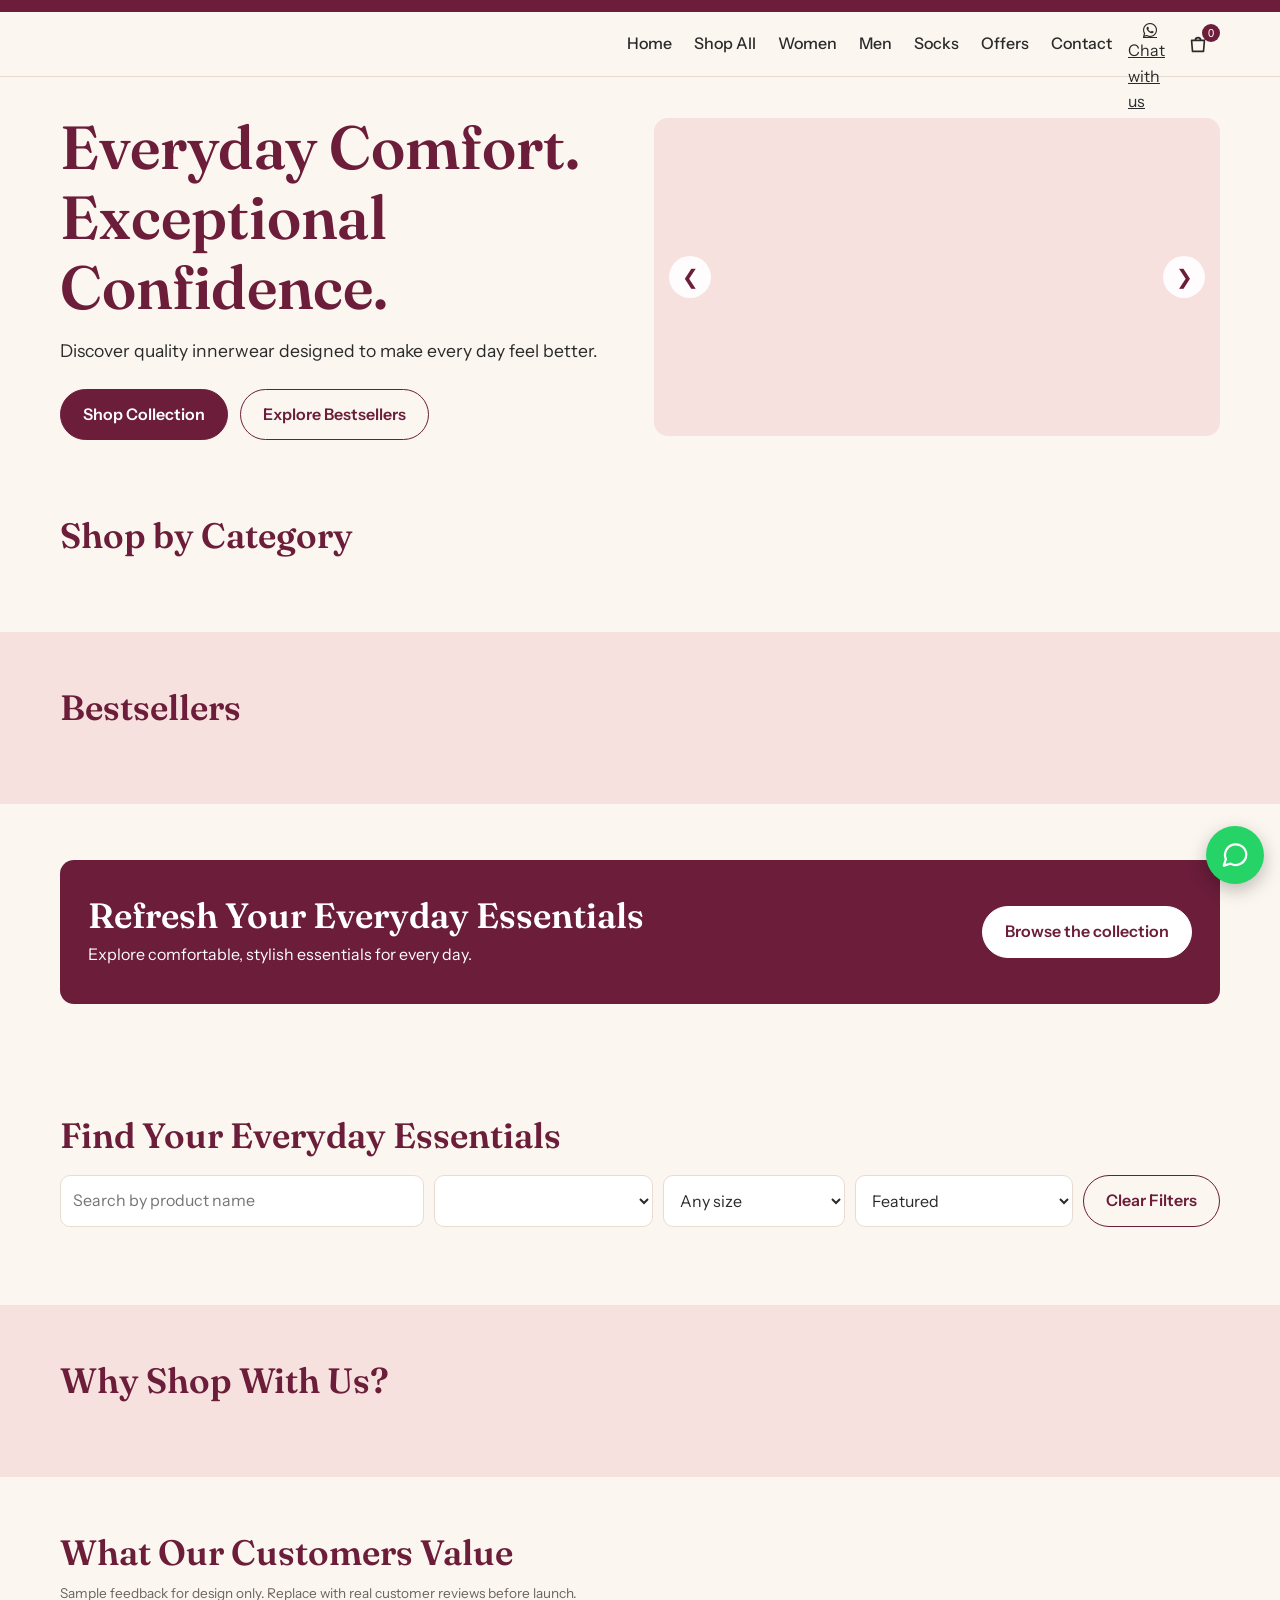
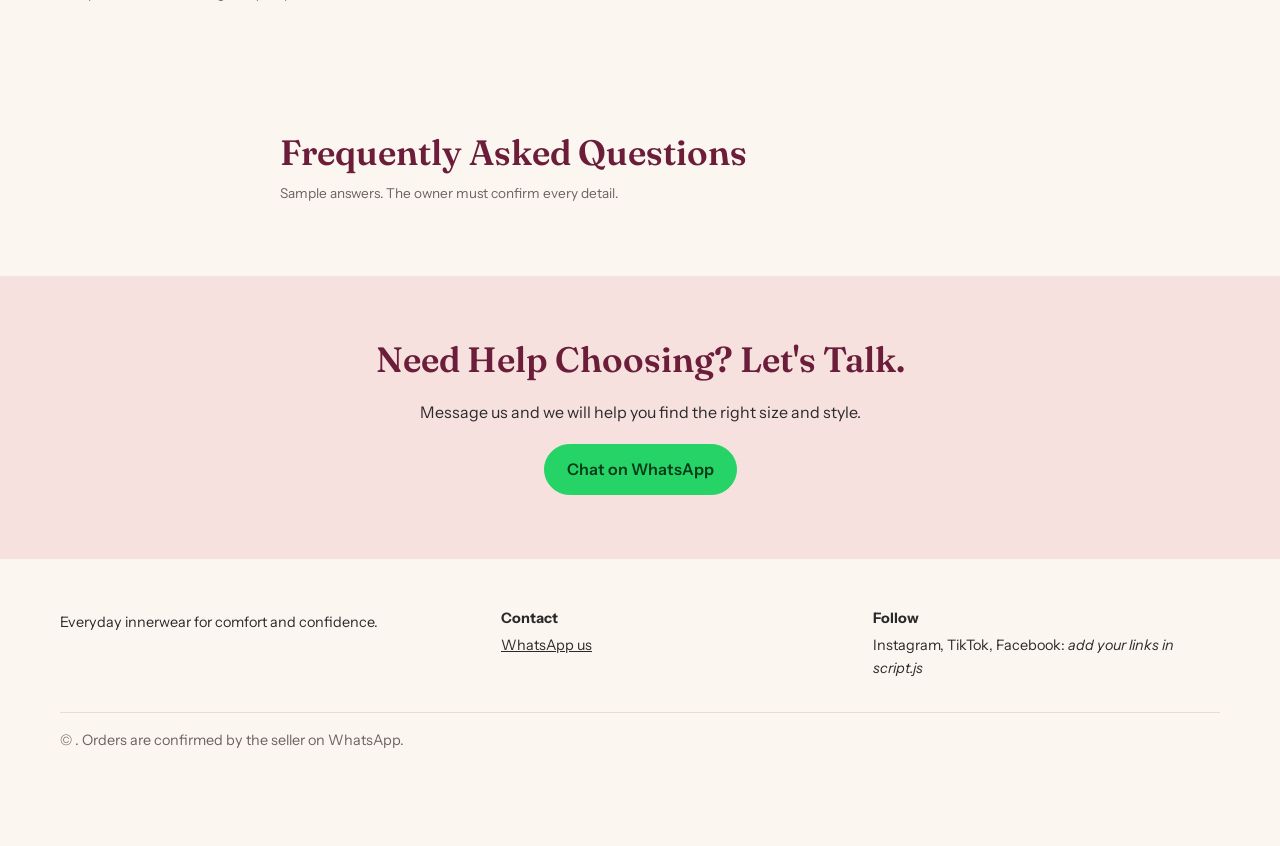
<file: index.html>
<!DOCTYPE html>
<html lang="en">
<head>
<meta charset="utf-8">
<meta name="viewport" content="width=device-width, initial-scale=1">
<title>CozyMax Intimates | Bras, Briefs, Boxers, Vests &amp; Socks in Kenya</title>
<meta name="description" content="Everyday innerwear for women and men: bras, panties, lingerie sets, boxers, vests and socks. Order easily via WhatsApp.">
<meta property="og:title" content="Blush &amp; Basics | Everyday Innerwear">
<meta property="og:description" content="Quality comfort, everyday confidence. Order via WhatsApp.">
<meta property="og:type" content="website">
<link rel="icon" href="data:image/svg+xml,%3Csvg xmlns='http://www.w3.org/2000/svg' viewBox='0 0 32 32'%3E%3Crect width='32' height='32' rx='8' fill='%236b1d3a'/%3E%3Ctext x='16' y='22' font-size='18' text-anchor='middle' fill='%23fff'%3EC%3C/text%3E%3C/svg%3E">
<link rel="preconnect" href="https://fonts.googleapis.com"><link rel="preconnect" href="https://fonts.gstatic.com" crossorigin>
<link href="https://fonts.googleapis.com/css2?family=Fraunces:opsz,wght@9..144,500;9..144,600&family=Instrument+Sans:wght@400;500;600&display=swap" rel="stylesheet">
<link rel="stylesheet" href="style.css">
<link
    rel="stylesheet"
    href="https://cdnjs.cloudflare.com/ajax/libs/font-awesome/6.7.2/css/all.min.css"
>
</head>
<body>
<div class="announce" id="announce"></div>
<header class="site-header">
  <div class="wrap bar">
    <button class="icon-btn menu-btn" id="menuBtn" aria-label="Open menu" aria-expanded="false"><svg viewBox="0 0 24 24"><path d="M4 7h16M4 12h16M4 17h16"/></svg></button>
    <a href="#home" class="logo" data-brand></a>
    <nav id="nav" aria-label="Main">
      <a href="#home">Home</a><a href="#shop" data-group="all">Shop All</a><a href="#shop" data-group="women">Women</a><a href="#shop" data-group="men">Men</a><a href="#shop" data-group="socks">Socks</a><a href="#shop" data-group="offers">Offers</a><a href="#contact">Contact</a>
    </nav>
    <div class="actions">
      <a class="icon-btn" data-wa href="https://wa.me/254705299563" target="_blank" rel="noopener" aria-label="Chat with us on WhatsApp"><i class="fab fa-whatsapp"></i><span>Chat with us</span></a>
      <button class="icon-btn" id="cartBtn" aria-label="Open shopping bag"><svg viewBox="0 0 24 24"><path d="M5 8h14l-1 12H6zM9 8a3 3 0 0 1 6 0"/></svg><span class="count" id="count">0</span></button>
    </div>
  </div>
</header>
<main id="home">
  <section class="hero wrap">
    <div class="hero-text">
      <h1>Everyday Comfort. Exceptional Confidence.</h1>
      <p>Discover quality innerwear designed to make every day feel better.</p>
      <div class="btns"><a class="btn" href="#shop" data-group="all">Shop Collection</a><a class="btn ghost" href="#bestsellers">Explore Bestsellers</a></div>
    </div>

<div class="hero-img" id="heroImg" aria-label="Blush & Basics innerwear collection">
  <div class="hero-slide active" id="heroSlide1"></div>
  <div class="hero-slide" id="heroSlide2"></div>

  <button class="hero-arrow hero-prev" id="heroPrev" aria-label="Previous image">
    &#10094;
  </button>

  <button class="hero-arrow hero-next" id="heroNext" aria-label="Next image">
    &#10095;
  </button>

  <div class="hero-dots" id="heroDots"></div>
</div>

  </section>
  <section class="wrap sec" id="categories"><h2>Shop by Category</h2><div class="cat-grid" id="catGrid"></div></section>
  <section class="band sec" id="bestsellers"><div class="wrap"><h2>Bestsellers</h2><div class="grid" id="bestGrid"></div></div></section>
  <section class="promo wrap"><div><h2>Refresh Your Everyday Essentials</h2><p>Explore comfortable, stylish essentials for every day.</p></div><a class="btn light" href="#shop" data-group="all">Browse the collection</a></section>
  <section class="wrap sec" id="shop">
    <h2>Find Your Everyday Essentials</h2>
    
    <div class="filters">
      <label class="sr" for="q">Search products</label><input id="q" type="search" placeholder="Search by product name">
      <label class="sr" for="cat">Category</label><select id="cat"></select>
      <label class="sr" for="size">Size</label><select id="size"><option value="">Any size</option></select>
      <label class="sr" for="sort">Sort</label><select id="sort"><option value="featured">Featured</option><option value="new">Newest</option><option value="lo">Price: low to high</option><option value="hi">Price: high to low</option></select>
      <button class="btn ghost" id="clear">Clear Filters</button>
    </div>
    <div class="grid" id="grid" aria-live="polite"></div>
    <p class="empty" id="empty" hidden>No products match your search. Try a different name or clear the filters.</p>
  </section>
  <section class="band sec"><div class="wrap"><h2>Why Shop With Us?</h2><div class="trust" id="trust"></div></div></section>
  <section class="wrap sec"><h2>What Our Customers Value</h2><p class="note">Sample feedback for design only. Replace with real customer reviews before launch.</p><div class="reviews" id="reviews"></div></section>
  <section class="wrap sec narrow"><h2>Frequently Asked Questions</h2><p class="note">Sample answers. The owner must confirm every detail.</p><div id="faq"></div></section>
  <section class="cta" id="contact"><div class="wrap"><h2>Need Help Choosing? Let's Talk.</h2><p>Message us and we will help you find the right size and style.</p><a class="btn light" data-wa href="#" target="_blank" rel="noopener">Chat on WhatsApp</a></div></section>
</main>
<footer class="wrap foot">
  <div><a href="#home" class="logo" data-brand></a><p>Everyday innerwear for comfort and confidence.</p></div>
  <div><strong>Contact</strong><p id="fPhone"></p><p id="fMail"></p><p id="fLoc"></p><a data-wa href="#" target="_blank" rel="noopener">WhatsApp us</a></div>
  <div><strong>Follow</strong><p>Instagram, TikTok, Facebook: <em>add your links in script.js</em></p><div id="social"></div></div>
  <p class="copy">&copy; <span id="yr"></span> <span data-brand></span>. Orders are confirmed by the seller on WhatsApp.</p>
</footer>
<a class="wa-float" data-wa href="#" target="_blank" rel="noopener" aria-label="Chat with us on WhatsApp"><svg viewBox="0 0 24 24"><path d="M21 11.5a8.5 8.5 0 0 1-12.6 7.4L3 20.5l1.7-5.2A8.5 8.5 0 1 1 21 11.5z"/></svg><span class="tip">Order via WhatsApp</span></a>
<div class="scrim" id="scrim" hidden></div>
<aside class="drawer" id="drawer" aria-label="Shopping bag" aria-hidden="true">
  <div class="d-head"><h2>Your Bag</h2><button class="icon-btn" id="closeCart" aria-label="Close bag"><svg viewBox="0 0 24 24"><path d="M6 6l12 12M18 6L6 18"/></svg></button></div>
  <div class="d-body" id="cartItems"></div>
  <div class="d-foot"><div class="total"><span>Estimated total</span><strong id="total"></strong></div>
    <button class="btn wa" id="orderWa">Order via WhatsApp</button>
    <div class="row"><button class="btn ghost" id="continue">Continue shopping</button><button class="btn ghost" id="clearCart">Clear bag</button></div>
    <p class="note">Nothing is ordered until you send the message and the seller confirms.</p></div>
</aside>
<div class="toast" id="toast" role="status"></div>
<script type="module" src="script.js"></script>
</body>
</html>
</file>
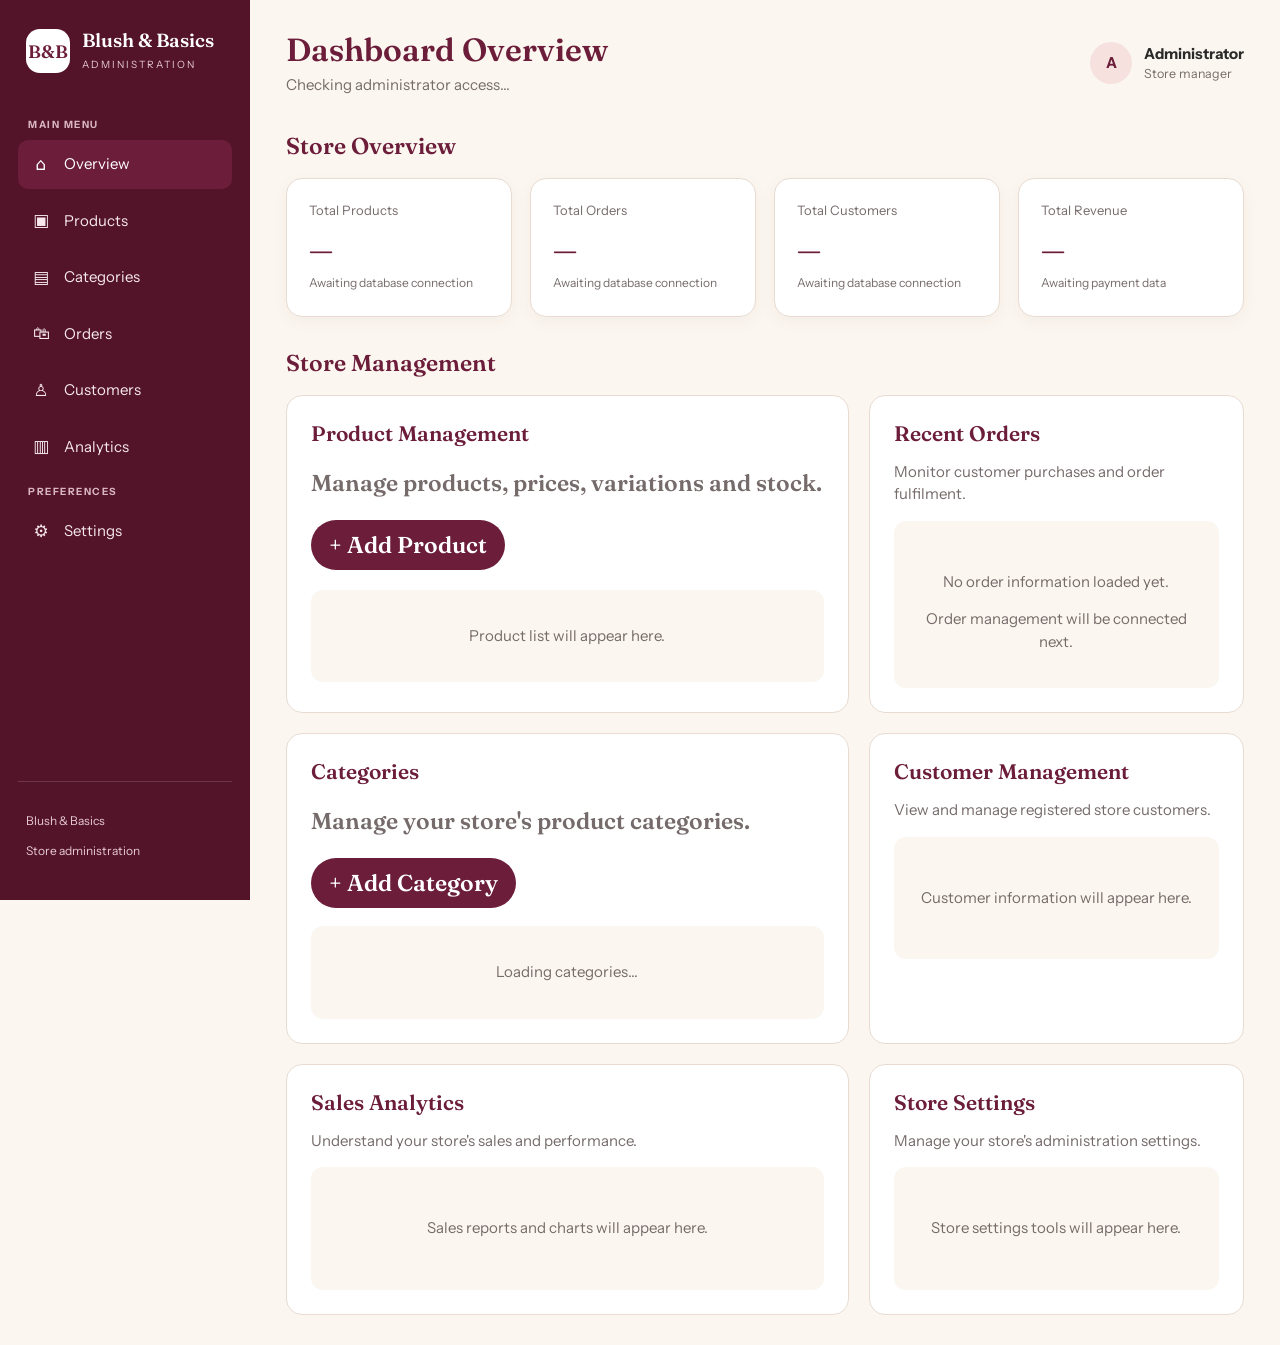
<file: admin/dashboard.html>
<!DOCTYPE html>
<html lang="en">
<head>
  <meta charset="UTF-8">
  <meta name="viewport" content="width=device-width, initial-scale=1.0">
  <meta name="robots" content="noindex, nofollow">

  <title>Admin Dashboard | Blush &amp; Basics</title>

  <link rel="preconnect" href="https://fonts.googleapis.com">
  <link rel="preconnect" href="https://fonts.gstatic.com" crossorigin>

  <link href="https://fonts.googleapis.com/css2?family=Fraunces:opsz,wght@9..144,500;9..144,600&family=Instrument+Sans:wght@400;500;600;700&display=swap" rel="stylesheet">

  <link rel="stylesheet" href="dashboard.css">
  <script type="module" src="dashboard.js"></script>
</head>

<body>

<div class="admin-layout">

  <!-- SIDEBAR -->
  <aside class="sidebar">

    <div class="sidebar-brand">
      <div class="sidebar-logo">B&amp;B</div>
      <div>
        <h2>Blush &amp; Basics</h2>
        <small>ADMINISTRATION</small>
      </div>
    </div>

    <div class="nav-label">MAIN MENU</div>

    <nav class="sidebar-nav">
      <a href="#overview" class="nav-link active">
        <span class="nav-icon">⌂</span>
        <span class="nav-text">Overview</span>
      </a>

      <a href="#products" class="nav-link">
        <span class="nav-icon">▣</span>
        <span class="nav-text">Products</span>
      </a>

      <a href="#categories" class="nav-link">
        <span class="nav-icon">▤</span>
        <span class="nav-text">Categories</span>
      </a>

      <a href="#orders" class="nav-link">
        <span class="nav-icon">🛍</span>
        <span class="nav-text">Orders</span>
      </a>

      <a href="#customers" class="nav-link">
        <span class="nav-icon">♙</span>
        <span class="nav-text">Customers</span>
      </a>

      <a href="#analytics" class="nav-link">
        <span class="nav-icon">▥</span>
        <span class="nav-text">Analytics</span>
      </a>
    </nav>

    <div class="nav-label">PREFERENCES</div>

    <nav class="sidebar-nav">
      <a href="#settings" class="nav-link">
        <span class="nav-icon">⚙</span>
        <span class="nav-text">Settings</span>
      </a>
    </nav>

    <div class="sidebar-footer">
      <p>Blush &amp; Basics</p>
      <p>Store administration</p>
      <button class="logout-btn" id="logoutBtn" type="button" hidden>
        Sign out
      </button>
    </div>

  </aside>

  <!-- MAIN CONTENT -->
  <main class="main-content">

    <header class="topbar">

      <div class="page-heading">
        <h1>Dashboard Overview</h1>
        <p id="status">Checking administrator access...</p>
      </div>

      <div class="admin-profile">
        <div class="profile-avatar">A</div>
        <div class="profile-info">
          <strong>Administrator</strong>
          <small>Store manager</small>
        </div>
      </div>

    </header>

    <!-- OVERVIEW -->
    <section id="overview">

      <h2 class="section-heading">Store Overview</h2>

      <div class="stats-grid">

        <article class="stat-card">
          <p>Total Products</p>
          <h3>—</h3>
          <span class="stat-note">Awaiting database connection</span>
        </article>

        <article class="stat-card">
          <p>Total Orders</p>
          <h3>—</h3>
          <span class="stat-note">Awaiting database connection</span>
        </article>

        <article class="stat-card">
          <p>Total Customers</p>
          <h3>—</h3>
          <span class="stat-note">Awaiting database connection</span>
        </article>

        <article class="stat-card">
          <p>Total Revenue</p>
          <h3>—</h3>
          <span class="stat-note">Awaiting payment data</span>
        </article>

      </div>

    </section>

    <!-- MANAGEMENT PANELS -->
    <h2 class="section-heading">Store Management</h2>

    <div class="dashboard-grid">

    <section class="panel" id="products">

      <div class="section-heading">
        <div>
          <h2>Product Management</h2>
          <p>Manage products, prices, variations and stock.</p>
        </div>

        <button type="button" class="primary-btn" id="showProductForm">
          + Add Product
        </button>
      </div>

      <form id="productForm" class="category-form" hidden>

        <h3 id="productFormTitle">Add a New Product</h3>

        <label for="productName">Product Name</label>
        <input type="text" id="productName" required>

        <label for="productCategory">Category</label>
        <select id="productCategory" required>
          <option value="">Select category</option>
        </select>

        <label for="productGender">Gender</label>
        <select id="productGender" required>
          <option value="all">All</option>
          <option value="women">Women</option>
          <option value="men">Men</option>
        </select>

        <label for="productDescription">Description</label>
        <textarea id="productDescription" rows="4"></textarea>

        <label for="productPrice">Price (KSh)</label>
        <input type="number" id="productPrice" min="0" step="0.01" required>

        <label for="productComparePrice">Compare-at Price (KSh)</label>
        <input type="number" id="productComparePrice" min="0" step="0.01">

        <label for="productStock">Available Stock (Quantity)</label>
        <input
          type="number"
          id="productStock"
          min="0"
          step="1"
          value="0"
          required
        >
        <small>Enter the number of units currently available.</small>

        <label for="productImage">Product Images</label>
        <input
          type="file"
          id="productImage"
          accept="image/jpeg,image/png,image/webp"
          multiple
        >
        <small>
          Select multiple images. Accepted formats: JPG, PNG and WEBP.
          Maximum size: 5 MB per image.
          The first uploaded image will be the main product image.
        </small>

        <!-- EXISTING PRODUCT IMAGES -->
        <div id="currentProductImages" class="current-product-images" hidden>

          <h4>Currently Uploaded Images</h4>

          <p class="image-help">
            Remove images you no longer need or choose a new main image.
          </p>

          <div id="productImagePreview" class="product-image-preview">
            <!-- Images will be displayed here by JavaScript -->
          </div>

        </div>

        <label for="productType">Variation Type</label>
        <select id="productType" required>
          <option value="clothing">Clothing sizes</option>
          <option value="bra">Bra / Lingerie set sizes</option>
          <option value="one-size">One size</option>
        </select>

        <div id="braSizeFields" hidden>

          <label for="productBandSizes">Band Sizes</label>
          <select id="productBandSizes" multiple>
            <option>30</option>
            <option>32</option>
            <option>34</option>
            <option>36</option>
            <option>38</option>
            <option>40</option>
            <option>42</option>
            <option>44</option>
            <option>46</option>
            <option>48</option>
            <option>50</option>
            <option>52</option>
            <option>54</option>
          </select>

          <label for="productCupSizes">Cup Sizes</label>
          <select id="productCupSizes" multiple>
            <option>AA</option>
            <option>A</option>
            <option>B</option>
            <option>C</option>
            <option>D</option>
            <option>DD</option>
            <option>E</option>
            <option>F</option>
            <option>G</option>
            <option>H</option>
            <option>I</option>
            <option>J</option>
          </select>

          <small>Hold Ctrl (Windows) while selecting multiple sizes.</small>

        </div>

        <div id="clothingSizeFields">

          <label for="productClothingSizes">Clothing Sizes</label>
          <select id="productClothingSizes" multiple>
            <option>S</option>
            <option>M</option>
            <option>L</option>
            <option>XL</option>
            <option>XXL</option>
            <option>XXXL</option>
          </select>

          <small>Hold Ctrl (Windows) while selecting multiple sizes.</small>

        </div>

        <label for="productColors">Available Colours</label>
        <input
          type="text"
          id="productColors"
          placeholder="Black, White, Pink"
        >

        <label>
          <input type="checkbox" id="productBestSeller">
          Mark as Best Seller
        </label>

        <label>
          <input type="checkbox" id="productActive" checked>
          Active Product
        </label>

        <div class="form-actions">

          <button type="submit" class="primary-btn" id="saveProductBtn">
            Save Product
          </button>

          <button type="button" class="cancel-btn" id="cancelProductForm">
            Cancel
          </button>

        </div>

        <p id="productFormMessage" role="status"></p>

      </form>

      <div id="productList" class="category-list">
        <div class="empty-state">
          Product list will appear here.
        </div>
      </div>

    </section>

      <section class="panel" id="orders">
        <h2>Recent Orders</h2>
        <p>Monitor customer purchases and order fulfilment.</p>

        <div class="empty-state">
          <p>No order information loaded yet.</p>
          <span>Order management will be connected next.</span>
        </div>
      </section>

      
      <section class="panel" id="categories">
        <div class="section-heading">
          <div>
            <h2>Categories</h2>
            <p>Manage your store's product categories.</p>
          </div>

          <button type="button" class="primary-btn" id="showCategoryForm">
            + Add Category
          </button>
        </div>

        <form id="categoryForm" class="category-form" hidden>
          <h3>Add a New Category</h3>

          <label for="categoryName">Category Name</label>
          <input
            type="text"
            id="categoryName"
            placeholder="e.g. Women's Bras"
            required
          >

          <label for="categoryGender">Gender</label>
          <select id="categoryGender" required>
            <option value="all">All</option>
            <option value="women">Women</option>
            <option value="men">Men</option>
          </select>

          <label for="categoryImage">Category Image</label>
          <input
            type="file"
            id="categoryImage"
            accept="image/jpeg,image/png,image/webp"
          >

          <label for="categoryOrder">Display Order</label>
          <input
            type="number"
            id="categoryOrder"
            value="0"
            min="0"
          >

          <div class="form-actions">
            <button type="submit" class="primary-btn" id="saveCategoryBtn">
              Save Category
            </button>

            <button type="button" class="cancel-btn" id="cancelCategoryForm">
              Cancel
            </button>
          </div>

          <p id="categoryFormMessage" role="status"></p>
        </form>

        <div id="categoryList" class="category-list">
          <div class="empty-state">
            Loading categories...
          </div>
        </div>
      </section>


      <section class="panel" id="customers">
        <h2>Customer Management</h2>
        <p>View and manage registered store customers.</p>

        <div class="empty-state">
          <p>Customer information will appear here.</p>
        </div>
      </section>

      <section class="panel" id="analytics">
        <h2>Sales Analytics</h2>
        <p>Understand your store's sales and performance.</p>

        <div class="empty-state">
          <p>Sales reports and charts will appear here.</p>
        </div>
      </section>

      <section class="panel" id="settings">
        <h2>Store Settings</h2>
        <p>Manage your store's administration settings.</p>

        <div class="empty-state">
          <p>Store settings tools will appear here.</p>
        </div>
      </section>

    </div>

  </main>

</div>

</body>
</html>
</file>
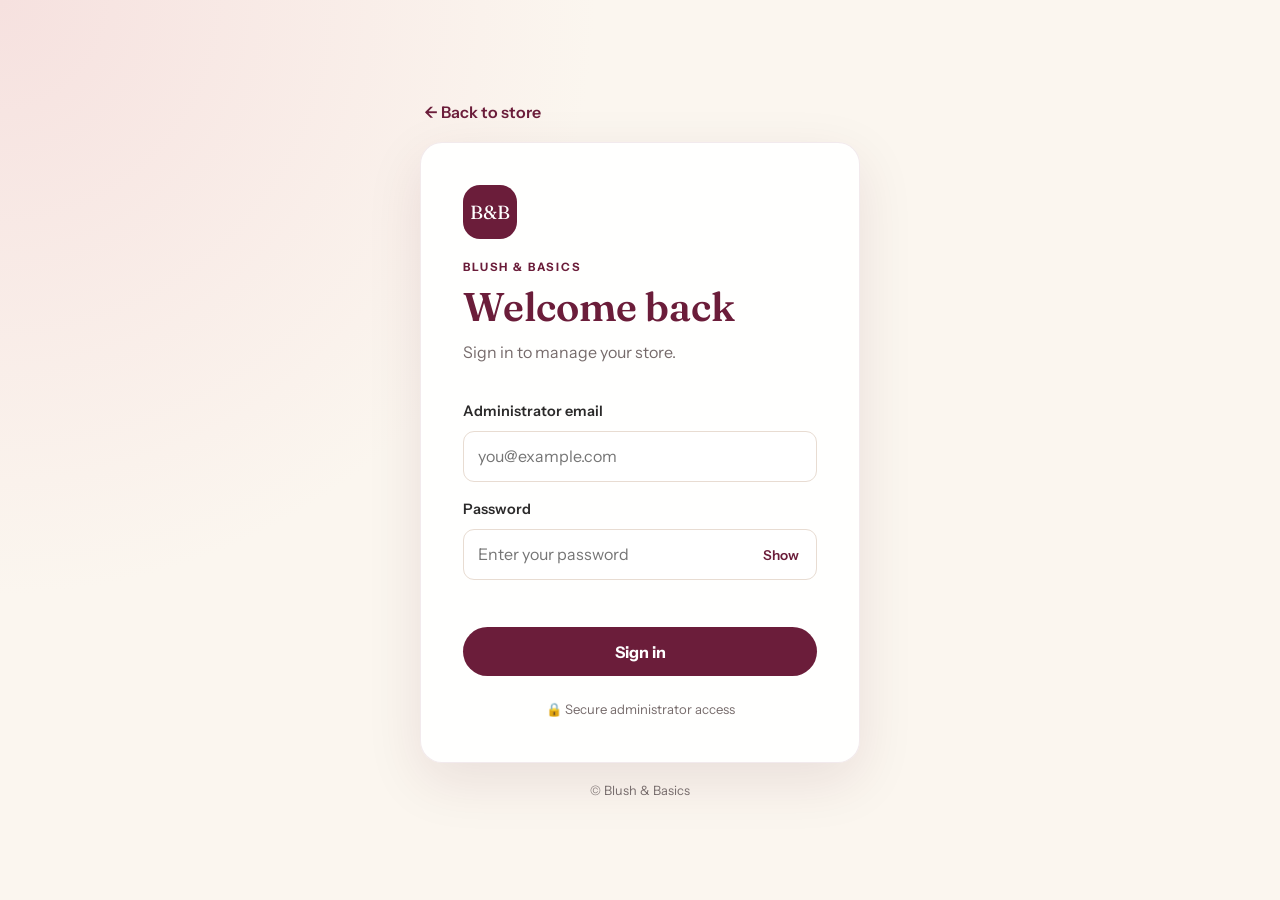
<file: admin/login.html>
<!DOCTYPE html>
<html lang="en">
<head>
  <meta charset="UTF-8">
  <meta name="viewport" content="width=device-width, initial-scale=1.0">
  <meta name="robots" content="noindex, nofollow">
  <title>Administrator Login | Blush &amp; Basics</title>
  <link rel="preconnect" href="https://fonts.googleapis.com">
  <link rel="preconnect" href="https://fonts.gstatic.com" crossorigin>
  <link href="https://fonts.googleapis.com/css2?family=Fraunces:opsz,wght@9..144,500;9..144,600&family=Instrument+Sans:wght@400;500;600;700&display=swap" rel="stylesheet">
  <link rel="stylesheet" href="admin.css">
  <script type="module" src="admin.js"></script>
</head>
<body>
  <main class="login-shell">
    <a class="back-link" href="../index.html">&larr; Back to store</a>

    <section class="login-card" aria-labelledby="login-title">
      <div class="brand-mark" aria-hidden="true">B&amp;B</div>
      <p class="eyebrow">BLUSH &amp; BASICS</p>
      <h1 id="login-title">Welcome back</h1>
      <p class="intro">Sign in to manage your store.</p>

      <form id="loginForm" novalidate>
        <label for="email">Administrator email</label>
        <input id="email" name="email" type="email" autocomplete="username" placeholder="you@example.com" required>

        <label for="password">Password</label>
        <div class="password-wrap">
          <input id="password" name="password" type="password" autocomplete="current-password" placeholder="Enter your password" required>
          <button class="show-password" id="togglePassword" type="button" aria-label="Show password">Show</button>
        </div>

        <p class="message" id="message" role="alert" aria-live="polite"></p>
        <button class="submit-btn" id="submitBtn" type="submit">Sign in</button>
      </form>

      <p class="security-note"><span aria-hidden="true">&#128274;</span> Secure administrator access</p>
    </section>
    <p class="copyright">&copy; <span id="year"></span> Blush &amp; Basics</p>
  </main>
  
</body>
</html>
</file>
<file: style.css>
:root{--wine:#6b1d3a;--wine2:#531429;--blush:#f6e1df;--cream:#fbf6ef;--ink:#2b2a2a;--gold:#b08d57;--wa:#25d366;--line:#e8dcd2;--r:14px}
*{box-sizing:border-box;margin:0}html{scroll-behavior:smooth;scroll-padding-top:90px}
body{font:16px/1.6 "Instrument Sans",system-ui,sans-serif;background:var(--cream);color:var(--ink);overflow-x:hidden}
h1,h2,.logo{font-family:Fraunces,Georgia,serif;font-weight:600;line-height:1.15;color:var(--wine)}
h1{font-size:clamp(2.1rem,6vw,3.8rem)}h2{font-size:clamp(1.5rem,3.5vw,2.2rem);margin-bottom:1.2rem}
a{color:inherit}svg{width:22px;height:22px;fill:none;stroke:currentColor;stroke-width:1.8;stroke-linecap:round;stroke-linejoin:round}
:focus-visible{outline:3px solid var(--gold);outline-offset:2px}
.wrap{max-width:1200px;margin:auto;padding:0 20px}.sec{padding:56px 20px}.narrow{max-width:760px}
.band{background:var(--blush)}.note{font-size:.85rem;color:#6d6262;margin:-.6rem 0 1rem}
.sr{position:absolute;left:-9999px}
.announce{background:var(--wine);color:#fff;text-align:center;font-size:.85rem;padding:6px 12px}
.site-header{position:sticky;top:0;z-index:30;background:rgba(251,246,239,.95);backdrop-filter:blur(8px);border-bottom:1px solid var(--line)}
.bar{display:flex;align-items:center;gap:16px;min-height:64px}.logo{font-size:1.4rem;text-decoration:none;margin-right:auto}
nav{display:none;gap:22px}nav a{text-decoration:none;font-weight:500}nav a:hover{color:var(--wine)}
nav.open{display:flex;flex-direction:column;position:absolute;top:100%;left:0;right:0;background:var(--cream);padding:12px 20px 20px;border-bottom:1px solid var(--line);animation:drop .2s}
@keyframes drop{from{opacity:0;transform:translateY(-8px)}}
.menu-btn{order:-1}.actions{display:flex;gap:4px}
.icon-btn{position:relative;display:grid;place-items:center;width:44px;height:44px;border:0;background:none;color:var(--ink);border-radius:50%;cursor:pointer}.icon-btn:hover{background:var(--blush)}
.count{position:absolute;top:2px;right:0;background:var(--wine);color:#fff;font-size:.7rem;min-width:18px;height:18px;border-radius:9px;display:grid;place-items:center}
.count.bump{animation:bump .3s}@keyframes bump{50%{transform:scale(1.4)}}
.btn{display:inline-block;border:1.5px solid var(--wine);background:var(--wine);color:#fff;padding:12px 22px;border-radius:999px;font:inherit;font-weight:600;text-decoration:none;cursor:pointer;transition:.2s;text-align:center}
.btn:hover{background:var(--wine2)}.btn.ghost{background:none;color:var(--wine)}.btn.ghost:hover{background:var(--blush)}
.btn.light{background:#fff;color:var(--wine);border-color:#fff}.btn.wa{background:var(--wa);border-color:var(--wa);color:#073b1a;width:100%}
.btns{display:flex;flex-wrap:wrap;gap:12px;margin-top:24px}
.hero{display:grid;gap:28px;padding-top:36px;padding-bottom:20px;align-items:center}.hero p{margin-top:14px;max-width:34em;font-size:1.1rem}


.hero-img {
  position: relative;
  aspect-ratio: 16 / 9;
  border-radius: var(--r);
  background: var(--blush);
  overflow: hidden;
}

.hero-slide {
  position: absolute;
  inset: 0;
  background-position: center;
  background-size: cover;
  background-repeat: no-repeat;
  opacity: 0;
  transition: opacity 1.2s ease-in-out;
}

.hero-slide.active {
  opacity: 1;
}

.hero-arrow {
  position: absolute;
  top: 50%;
  transform: translateY(-50%);
  width: 42px;
  height: 42px;
  border: none;
  border-radius: 50%;
  background: rgba(255,255,255,0.9);
  color: #6b1d3a;
  font-size: 20px;
  cursor: pointer;
  z-index: 3;
}

.hero-prev {
  left: 15px;
}

.hero-next {
  right: 15px;
}

.hero-dots {
  position: absolute;
  bottom: 15px;
  left: 50%;
  transform: translateX(-50%);
  display: flex;
  gap: 9px;
  z-index: 3;
}

.hero-dot {
  width: 10px;
  height: 10px;
  padding: 0;
  border: none;
  border-radius: 50%;
  background: rgba(255,255,255,0.7);
  cursor: pointer;
}

.hero-dot.active {
  background: #6b1d3a;
  transform: scale(1.2);
}

@media (prefers-reduced-motion: reduce) {
  .hero-slide {
    transition: none;
  }
}


.cat-grid,.grid,.trust,.reviews{display:grid;gap:16px;grid-template-columns:repeat(2,1fr)}
.cat{display:block;text-align:left;border:0;background:#fff;border-radius:var(--r);overflow:hidden;cursor:pointer;font:inherit;box-shadow:0 2px 10px rgba(80,30,40,.07);transition:.25s}
.cat:hover{transform:translateY(-3px)}.cat img{width:100%;aspect-ratio:1;object-fit:cover;display:block}.cat div{padding:10px 12px 14px}.cat b{display:block}.cat small{display:block;color:#6d6262}.cat span{color:var(--wine);font-weight:600;font-size:.9rem}
.card{background:#fff;border-radius:var(--r);overflow:hidden;box-shadow:0 2px 10px rgba(80,30,40,.07);display:flex;flex-direction:column;position:relative}

/* Product image container */
.card .im {
    width: 100%;
    aspect-ratio: 1 / 1;
    overflow: hidden;
    background: #fff;
    display: flex;
    align-items: center;
    justify-content: center;
}

/* Product images */
.card .im img {
    width: 100%;
    height: 100%;
    object-fit: cover;
    object-position: center;
    display: block;
    transition: transform .3s ease;
}

/* Subtle hover effect */
.card:hover .im img {
    transform: scale(1.03);
}

/* Responsive product images */
@media (max-width: 480px) {
    .card .im {
        aspect-ratio: 1 / 1;
    }
}

.card .in{padding:12px;display:flex;flex-direction:column;gap:6px;flex:1}.card h3{font-size:1rem}.card .cl{font-size:.8rem;color:#6d6262}.card p{font-size:.85rem}
.price{font-weight:600;color:var(--wine)}.price s{color:#8a8080;font-weight:400;margin-left:6px;font-size:.85rem}
.opts{display:flex;gap:6px}.opts select{flex:1;min-width:0}
.card .btn{padding:9px 12px;font-size:.85rem}.card .acts{display:grid;gap:6px;margin-top:auto}
.tag{position:absolute;top:10px;left:10px;background:var(--gold);color:#fff;font-size:.72rem;padding:3px 9px;border-radius:99px;font-weight:600}
.heart{position:absolute;top:4px;right:4px;background:rgba(255,255,255,.85)}.heart.on svg{fill:var(--wine);stroke:var(--wine)}
.filters{display:grid;gap:10px;margin-bottom:22px}
input,select{font:inherit;padding:10px 12px;border:1px solid var(--line);border-radius:10px;background:#fff;color:var(--ink);width:100%}
.empty{text-align:center;padding:40px 0}
.promo{background:var(--wine);border-radius:var(--r);padding:36px 28px;display:grid;gap:18px;color:#fff;margin:56px auto;max-width:1160px}.promo h2{color:#fff;margin:0 0 6px}
.trust div,.reviews blockquote{background:#fff;border-radius:var(--r);padding:20px}.trust b{display:block;color:var(--wine);margin:6px 0 2px}
.reviews cite{display:block;margin-top:8px;font-style:normal;font-weight:600;font-size:.9rem}
details{border-bottom:1px solid var(--line);padding:14px 0}summary{cursor:pointer;font-weight:600;list-style:none;display:flex;justify-content:space-between}summary::after{content:"+";color:var(--wine)}details[open] summary::after{content:"\2212"}details p{margin-top:8px}
.cta{background:var(--blush);text-align:center;padding:64px 0}.cta p{margin-bottom:18px}.cta .btn{background:var(--wa);border-color:var(--wa);color:#073b1a}
.foot{display:grid;gap:24px;padding-top:48px;padding-bottom:90px;font-size:.9rem}.foot p{margin:4px 0}.copy{border-top:1px solid var(--line);padding-top:16px;color:#6d6262}
.wa-float{position:fixed;right:16px;bottom:16px;z-index:25;width:58px;height:58px;border-radius:50%;background:var(--wa);color:#fff;display:grid;place-items:center;box-shadow:0 6px 18px rgba(0,0,0,.25);transition:.2s}
.wa-float:hover{transform:scale(1.08)}.wa-float svg{width:30px;height:30px}.tip{display:none}
.scrim{position:fixed;inset:0;background:rgba(0,0,0,.4);z-index:40}
.drawer{position:fixed;top:0;right:0;bottom:0;width:min(420px,100%);background:var(--cream);z-index:50;display:flex;flex-direction:column;transform:translateX(100%);transition:transform .3s;visibility:hidden}
.drawer.open{transform:none;visibility:visible}.d-head{display:flex;justify-content:space-between;align-items:center;padding:12px 16px;border-bottom:1px solid var(--line)}.d-head h2{margin:0;font-size:1.3rem}
.d-body{flex:1;overflow:auto;padding:12px 16px}.d-foot{padding:14px 16px;border-top:1px solid var(--line);display:grid;gap:10px}.d-foot .row{display:grid;grid-template-columns:1fr 1fr;gap:8px}.total{display:flex;justify-content:space-between}
.line{display:grid;grid-template-columns:64px 1fr;gap:10px;padding:10px 0;border-bottom:1px solid var(--line)}.line img{width:64px;height:64px;border-radius:8px;object-fit:cover}
.q{display:flex;align-items:center;gap:8px;margin-top:4px}.q button{width:32px;height:32px;border:1px solid var(--line);background:#fff;border-radius:50%;cursor:pointer;font-size:1rem}.q .rm{width:auto;border:0;background:none;color:var(--wine);text-decoration:underline;font-size:.85rem;border-radius:0;margin-left:auto}
.toast{position:fixed;left:50%;bottom:90px;transform:translate(-50%,20px);background:var(--ink);color:#fff;padding:10px 18px;border-radius:99px;opacity:0;pointer-events:none;transition:.3s;z-index:60}.toast.show{opacity:1;transform:translate(-50%,0)}
@media(min-width:768px){.cat-grid{grid-template-columns:repeat(4,1fr)}.grid{grid-template-columns:repeat(3,1fr)}.trust{grid-template-columns:repeat(4,1fr)}.reviews{grid-template-columns:repeat(3,1fr)}
.filters{grid-template-columns:2fr 1.2fr 1fr 1.2fr auto}.promo{grid-template-columns:1fr auto;align-items:center}.foot{grid-template-columns:1.2fr 1fr 1fr}.copy{grid-column:1/-1}.hero{grid-template-columns:1fr 1fr}}
@media(min-width:1024px){nav{display:flex}.menu-btn{display:none}.grid{grid-template-columns:repeat(4,1fr)}.tip{display:block;position:absolute;right:68px;background:var(--ink);color:#fff;font-size:.8rem;padding:5px 10px;border-radius:8px;white-space:nowrap;opacity:0;transition:.2s}.wa-float:hover .tip{opacity:1}}
@media(prefers-reduced-motion:reduce){*{animation:none!important;transition:none!important;scroll-behavior:auto!important}}


/* ===== PRODUCT IMAGE LIGHTBOX ===== */

.product-gallery {
    display: none;
    position: fixed;
    inset: 0;
    z-index: 1000;
    background: rgba(20, 15, 17, 0.96);
    align-items: center;
    justify-content: center;
    padding: 60px 20px 30px;
}

.product-gallery.open {
    display: flex;
}

.gallery-content {
    width: 100%;
    max-width: 950px;
    height: 100%;
    display: flex;
    flex-direction: column;
    align-items: center;
    justify-content: center;
    gap: 15px;
}

.gallery-main {
    max-width: 100%;
    max-height: 75vh;
    width: auto;
    height: auto;
    object-fit: contain;
    border-radius: 8px;
}

.gallery-close,
.gallery-prev,
.gallery-next {
    position: absolute;
    border: 0;
    border-radius: 50%;
    background: rgba(255,255,255,.95);
    color: #531429;
    cursor: pointer;
    display: grid;
    place-items: center;
    z-index: 2;
}

.gallery-close {
    top: 18px;
    right: 22px;
    width: 45px;
    height: 45px;
    font-size: 30px;
}

.gallery-prev,
.gallery-next {
    top: 45%;
    width: 48px;
    height: 48px;
    font-size: 22px;
}

.gallery-prev { left: 20px; }
.gallery-next { right: 20px; }

.gallery-counter {
    color: white;
    font-size: 14px;
}

.gallery-thumbnails {
    display: flex;
    justify-content: center;
    gap: 10px;
    max-width: 100%;
    overflow-x: auto;
    padding: 5px;
}

.gallery-thumb {
    width: 65px;
    height: 65px;
    flex-shrink: 0;
    border: 2px solid transparent;
    border-radius: 6px;
    overflow: hidden;
    background: white;
    cursor: pointer;
    padding: 0;
}

.gallery-thumb.active {
    border-color: #d6ad75;
}

.gallery-thumb img {
    width: 100%;
    height: 100%;
    object-fit: contain;
}

@media(max-width: 600px) {
    .product-gallery {
        padding: 65px 10px 20px;
    }

    .gallery-main {
        max-height: 68vh;
        max-width: 95%;
    }

    .gallery-prev,
    .gallery-next {
        width: 38px;
        height: 38px;
        font-size: 17px;
    }

    .gallery-prev { left: 8px; }
    .gallery-next { right: 8px; }
}

.gallery-main {
    display: block;
    max-width: 100%;
    max-height: 75vh;
    object-fit: contain;
}

.product-gallery {
    overflow: hidden;
}

.gallery-thumbnails {
    scrollbar-width: thin;
}
</file>
<file: admin/dashboard.css>
:root {
  --wine: #6b1d3a;
  --wine-dark: #531429;
  --blush: #f6e1df;
  --cream: #fbf6ef;
  --white: #ffffff;
  --ink: #2b2a2a;
  --muted: #766b6b;
  --line: #e8dcd2;
  --sidebar-width: 250px;
}

* {
  box-sizing: border-box;
}

body {
  margin: 0;
  min-height: 100vh;
  background: var(--cream);
  color: var(--ink);
  font: 15px/1.5 "Instrument Sans", system-ui, sans-serif;
}

button, input, select {
  font: inherit;
}

button {
  cursor: pointer;
}

.admin-layout {
  display: flex;
  min-height: 100vh;
}

/* Sidebar */
.sidebar {
  width: var(--sidebar-width);
  min-height: 100vh;
  padding: 28px 18px;
  background: var(--wine-dark);
  color: white;
  position: fixed;
  inset: 0 auto 0 0;
  display: flex;
  flex-direction: column;
}

.sidebar-brand {
  display: flex;
  align-items: center;
  gap: 12px;
  padding: 0 8px 30px;
}

.sidebar-logo {
  width: 44px;
  height: 44px;
  display: grid;
  place-items: center;
  border-radius: 14px;
  background: white;
  color: var(--wine);
  font: 600 18px Fraunces, Georgia, serif;
}

.sidebar-brand h2 {
  margin: 0;
  font: 600 19px Fraunces, Georgia, serif;
}

.sidebar-brand small {
  color: #e7cbd4;
  font-size: 10px;
  letter-spacing: 2px;
}

.nav-label {
  padding: 12px 10px 8px;
  color: #d9b6c2;
  font-size: 10px;
  font-weight: 700;
  letter-spacing: 1.5px;
}

.sidebar-nav {
  display: grid;
  gap: 7px;
}

.nav-link {
  display: flex;
  align-items: center;
  gap: 12px;
  padding: 12px;
  border-radius: 10px;
  color: #f6e8ed;
  text-decoration: none;
  transition: .2s;
}

.nav-link:hover,
.nav-link.active {
  background: var(--wine);
  color: white;
}

.nav-icon {
  width: 22px;
  text-align: center;
  font-size: 17px;
}

.sidebar-footer {
  margin-top: auto;
  padding: 18px 8px 0;
  border-top: 1px solid rgba(255,255,255,.15);
  color: #e7cbd4;
  font-size: 12px;
}

/* Main content */
.main-content {
  flex: 1;
  min-width: 0;
  margin-left: var(--sidebar-width);
  padding: 30px 36px;
}

.topbar {
  display: flex;
  align-items: center;
  justify-content: space-between;
  gap: 20px;
  margin-bottom: 35px;
}

.page-heading h1 {
  margin: 0;
  color: var(--wine);
  font: 600 32px Fraunces, Georgia, serif;
}

.page-heading p {
  margin: 5px 0 0;
  color: var(--muted);
}

.admin-profile {
  display: flex;
  align-items: center;
  gap: 12px;
}

.profile-avatar {
  width: 42px;
  height: 42px;
  display: grid;
  place-items: center;
  border-radius: 50%;
  background: var(--blush);
  color: var(--wine);
  font-weight: 700;
}

.profile-info strong,
.profile-info small {
  display: block;
}

.profile-info small {
  color: var(--muted);
}

/* Statistics */
.section-heading {
  margin: 0 0 18px;
  color: var(--wine);
  font: 600 23px Fraunces, Georgia, serif;
}

.stats-grid {
  display: grid;
  grid-template-columns: repeat(4, minmax(0, 1fr));
  gap: 18px;
  margin-bottom: 32px;
}

.stat-card {
  padding: 22px;
  border: 1px solid var(--line);
  border-radius: 16px;
  background: var(--white);
  box-shadow: 0 5px 18px rgba(83,20,41,.04);
}

.stat-card p {
  margin: 0;
  color: var(--muted);
  font-size: 13px;
}

.stat-card h3 {
  margin: 12px 0 4px;
  color: var(--wine);
  font: 600 29px Fraunces, Georgia, serif;
}

.stat-note {
  color: var(--muted);
  font-size: 12px;
}

/* Dashboard panels */
.dashboard-grid {
  display: grid;
  grid-template-columns: 1.5fr 1fr;
  gap: 20px;
}

.panel {
  padding: 24px;
  border: 1px solid var(--line);
  border-radius: 16px;
  background: white;
}

.panel h2 {
  margin: 0 0 8px;
  color: var(--wine);
  font: 600 21px Fraunces, Georgia, serif;
}

.panel p {
  color: var(--muted);
}

.empty-state {
  padding: 35px 15px;
  text-align: center;
  color: var(--muted);
  background: var(--cream);
  border-radius: 12px;
}

.primary-btn {
  display: inline-block;
  padding: 11px 18px;
  border: 0;
  border-radius: 999px;
  background: var(--wine);
  color: white;
  text-decoration: none;
  font-weight: 600;
}

.primary-btn:hover {
  background: var(--wine-dark);
}

.logout-btn {
  width: 100%;
  margin-top: 15px;
  padding: 11px;
  border: 1px solid rgba(255,255,255,.3);
  border-radius: 10px;
  background: transparent;
  color: white;
}

.logout-btn:hover {
  background: var(--wine);
}

/* Responsive layout */
@media (max-width: 1050px) {
  .stats-grid {
    grid-template-columns: repeat(2, 1fr);
  }

  .dashboard-grid {
    grid-template-columns: 1fr;
  }
}

@media (max-width: 700px) {
  .sidebar {
    width: 70px;
    padding: 20px 8px;
  }

  .sidebar-brand {
    justify-content: center;
    padding: 0 0 25px;
  }

  .sidebar-brand > div:last-child,
  .nav-label,
  .nav-text,
  .sidebar-footer {
    display: none;
  }

  .nav-link {
    justify-content: center;
    padding: 13px 5px;
  }

  .main-content {
    margin-left: 70px;
    padding: 22px 14px;
  }

  .topbar {
    align-items: flex-start;
  }

  .page-heading h1 {
    font-size: 25px;
  }

  .profile-info {
    display: none;
  }

  .stats-grid {
    gap: 10px;
  }

  .stat-card {
    padding: 15px;
  }

  .stat-card h3 {
    font-size: 23px;
  }
}

.category-list {
  display: grid;
  gap: 12px;
  margin-top: 18px;
}

.category-item {
  display: flex;
  align-items: center;
  gap: 14px;
  padding: 12px;
  border: 1px solid var(--line);
  border-radius: 12px;
  background: var(--cream);
}

.category-image {
  width: 55px;
  height: 55px;
  flex-shrink: 0;
  object-fit: cover;
  border-radius: 10px;
  background: var(--blush);
}

.category-placeholder {
  display: grid;
  place-items: center;
  font-size: 22px;
  color: var(--wine);
}

.category-details {
  flex: 1;
}

.category-details strong {
  display: block;
  color: var(--wine);
}

.category-details small {
  color: var(--muted);
}


/* Category creation form */
.category-form {
  margin-top: 24px;
  padding: 22px;
  background: var(--cream);
  border: 1px solid var(--line);
  border-radius: 14px;
}

.category-form h3 {
  margin: 0 0 20px;
  color: var(--wine);
}

.category-form label {
  display: block;
  margin: 15px 0 7px;
  color: var(--ink);
  font-weight: 600;
}

.category-form input,
.category-form select {
  display: block;
  width: 100%;
  padding: 12px 14px;
  border: 1px solid var(--line);
  border-radius: 8px;
  background: white;
  color: var(--ink);
  font: inherit;
}

.category-form input:focus,
.category-form select:focus {
  outline: 2px solid var(--blush);
  border-color: var(--wine);
}

.form-actions {
  display: flex;
  flex-wrap: wrap;
  gap: 12px;
  margin-top: 22px;
}

.cancel-btn {
  padding: 12px 20px;
  border: 1px solid var(--line);
  border-radius: 8px;
  background: white;
  color: var(--wine);
  font: inherit;
  font-weight: 600;
  cursor: pointer;
}

.cancel-btn:hover {
  background: var(--blush);
}

#categoryFormMessage {
  margin-top: 12px;
  font-size: 14px;
}

.category-actions {
  display: flex;
  flex-wrap: wrap;
  gap: 8px;
}

.delete-btn {
  padding: 10px 16px;
  border: none;
  border-radius: 8px;
  background: #f8e1e1;
  color: #a32626;
  font: inherit;
  font-weight: 600;
  cursor: pointer;
}

.delete-btn:hover {
  background: #f2cccc;
}


/* Product management form */

.product-form {
  margin-top: 24px;
}

#productForm {
  margin-top: 24px;
  padding: 22px;
  background: var(--cream);
  border: 1px solid var(--line);
  border-radius: 14px;
}

#productForm h3 {
  margin: 0 0 20px;
  color: var(--wine);
  font: 600 20px Fraunces, Georgia, serif;
}

#productForm label {
  display: block;
  margin: 15px 0 7px;
  color: var(--ink);
  font-weight: 600;
}

#productForm input:not([type="checkbox"]),
#productForm select,
#productForm textarea {
  display: block;
  width: 100%;
  padding: 12px 14px;
  border: 1px solid var(--line);
  border-radius: 8px;
  background: white;
  color: var(--ink);
  font: inherit;
}

#productForm select[multiple] {
  min-height: 130px;
}

#productForm textarea {
  resize: vertical;
}

#productForm input:focus,
#productForm select:focus,
#productForm textarea:focus {
  outline: 2px solid var(--blush);
  border-color: var(--wine);
}

#productForm input[type="checkbox"] {
  accent-color: var(--wine);
  margin-right: 8px;
}

#productForm small {
  display: block;
  margin-top: 6px;
  color: var(--muted);
  font-size: 12px;
}

#productFormMessage {
  margin-top: 12px;
  font-size: 14px;
}

#braSizeFields,
#clothingSizeFields {
  margin-top: 15px;
  padding: 16px;
  border: 1px solid var(--line);
  border-radius: 10px;
  background: white;
}

#braSizeFields[hidden],
#clothingSizeFields[hidden],
#productForm[hidden] {
  display: none;
}

#productList {
  margin-top: 20px;
}

@media (max-width: 600px) {
  #productForm {
    padding: 15px;
  }

  #productForm .form-actions {
    flex-direction: column;
  }

  #productForm .form-actions button {
    width: 100%;
  }
}

/* Product image management */

.current-product-images {
  margin: 18px 0;
  padding: 15px;
  border: 1px solid #e8dcd2;
  border-radius: 12px;
  background: #fbf6ef;
}

.current-product-images h4 {
  margin-bottom: 6px;
}

.image-help {
  font-size: 13px;
  color: #6d6262;
  margin-bottom: 14px;
}

.product-image-preview {
  display: grid;
  grid-template-columns: repeat(auto-fill, minmax(130px, 1fr));
  gap: 14px;
}

.product-image-item {
  display: flex;
  flex-direction: column;
  gap: 7px;
  padding: 9px;
  background: white;
  border: 1px solid #e8dcd2;
  border-radius: 10px;
}

.product-image-thumbnail {
  width: 100%;
  height: 130px;
  object-fit: contain;
  background: #fff;
  border-radius: 6px;
}

.product-image-item small {
  font-weight: 600;
  color: #6b1d3a;
}

.product-image-actions {
  display: grid;
  gap: 6px;
}

.product-image-actions button {
  width: 100%;
  font-size: 12px;
  padding: 7px;
}
</file>
<file: admin/admin.css>
:root {
  --wine: #6b1d3a;
  --wine-dark: #531429;
  --blush: #f6e1df;
  --cream: #fbf6ef;
  --ink: #2b2a2a;
  --muted: #766b6b;
  --line: #e8dcd2;
}
* { box-sizing: border-box; }
body {
  min-height: 100vh;
  margin: 0;
  padding: 28px 18px;
  display: grid;
  place-items: center;
  color: var(--ink);
  background: radial-gradient(circle at top left, #f6e1df 0, transparent 38%), var(--cream);
  font: 16px/1.55 "Instrument Sans", system-ui, sans-serif;
}
.login-shell { width: min(100%, 440px); }
.back-link { display: inline-block; margin: 0 0 18px 4px; color: var(--wine); text-decoration: none; font-weight: 600; }
.back-link:hover { text-decoration: underline; }
.login-card {
  padding: clamp(26px, 7vw, 42px);
  border: 1px solid rgba(107, 29, 58, .09);
  border-radius: 22px;
  background: rgba(255,255,255,.94);
  box-shadow: 0 18px 55px rgba(83, 20, 41, .10);
}
.brand-mark {
  display: grid;
  width: 54px;
  height: 54px;
  margin-bottom: 20px;
  place-items: center;
  border-radius: 17px;
  color: white;
  background: var(--wine);
  font-family: Fraunces, Georgia, serif;
  font-size: 19px;
}
.eyebrow { margin: 0 0 8px; color: var(--wine); font-size: .72rem; font-weight: 700; letter-spacing: .16em; }
h1 { margin: 0; color: var(--wine); font: 600 clamp(2rem, 7vw, 2.5rem)/1.12 Fraunces, Georgia, serif; }
.intro { margin: 10px 0 28px; color: var(--muted); }
form { display: grid; gap: 9px; }
label { margin-top: 7px; font-size: .9rem; font-weight: 600; }
input {
  width: 100%;
  min-height: 48px;
  padding: 12px 14px;
  border: 1px solid var(--line);
  border-radius: 11px;
  outline: none;
  background: #fff;
  color: var(--ink);
  font: inherit;
}
input:focus { border-color: var(--wine); box-shadow: 0 0 0 3px rgba(107,29,58,.10); }
.password-wrap { position: relative; }
.password-wrap input { padding-right: 68px; }
.show-password { position: absolute; top: 50%; right: 12px; transform: translateY(-50%); border: 0; background: transparent; color: var(--wine); font: 600 .85rem "Instrument Sans", sans-serif; cursor: pointer; }
.message { min-height: 22px; margin: 5px 0 0; color: #a12638; font-size: .88rem; }
.message.success { color: #26734d; }
.submit-btn { min-height: 49px; margin-top: 2px; border: 0; border-radius: 999px; color: #fff; background: var(--wine); font: 700 1rem "Instrument Sans", sans-serif; cursor: pointer; transition: background .2s, transform .2s; }
.submit-btn:hover { background: var(--wine-dark); transform: translateY(-1px); }
.submit-btn:disabled { opacity: .65; cursor: wait; transform: none; }
.security-note { margin: 23px 0 0; color: var(--muted); text-align: center; font-size: .82rem; }
.copyright { margin: 18px 0 0; color: var(--muted); text-align: center; font-size: .8rem; }
:focus-visible { outline: 3px solid #b08d57; outline-offset: 3px; }
</file>
